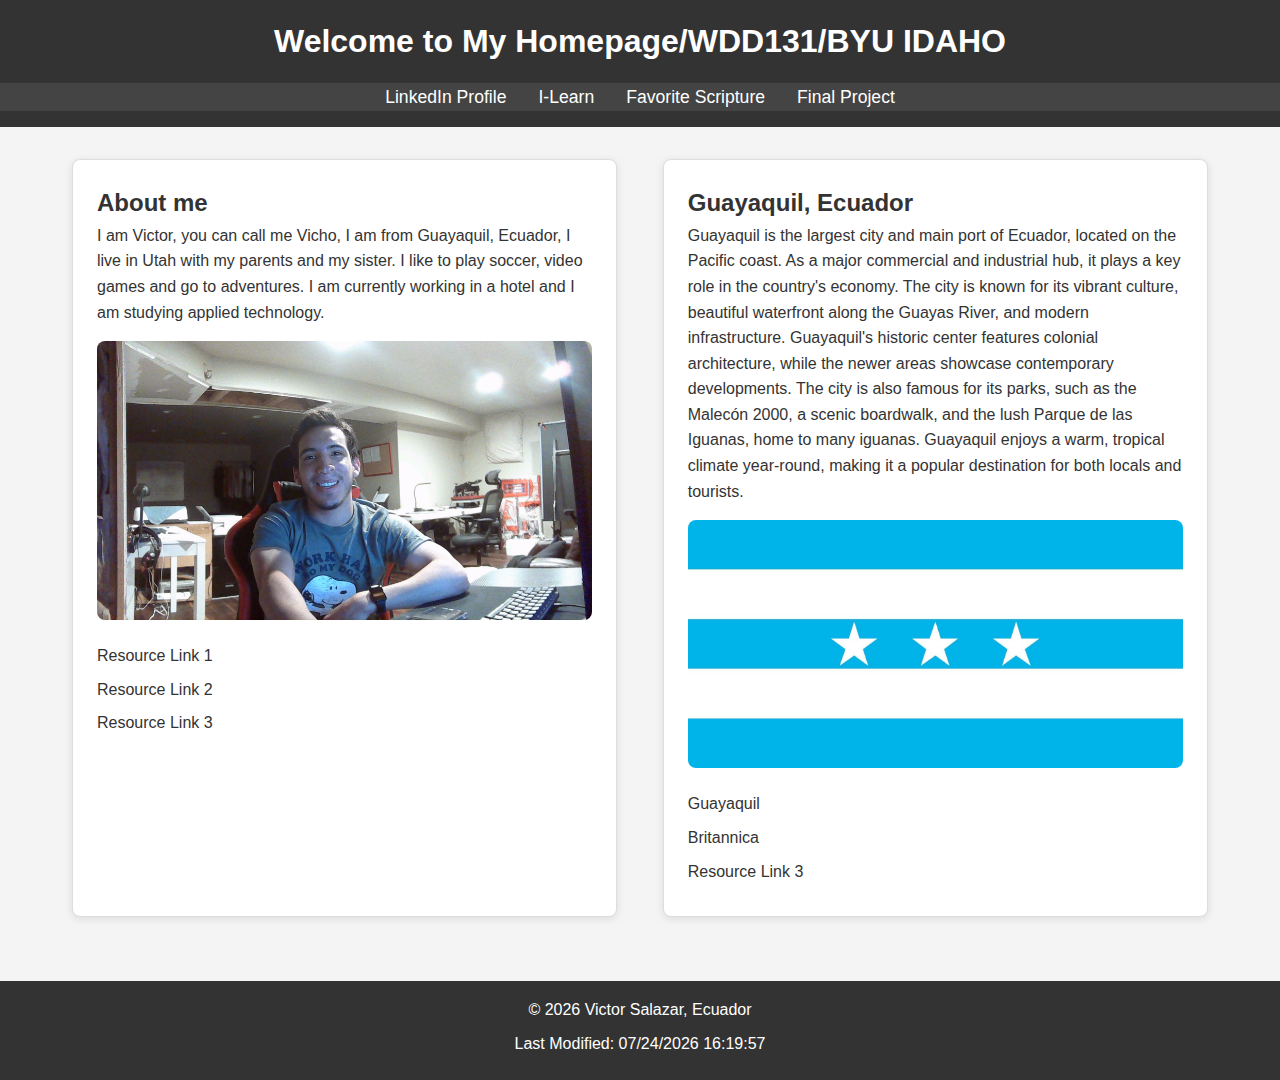
<file: index.html>
<!DOCTYPE html>
<html lang="en">
<head>
  <meta charset="UTF-8">
  <meta name="viewport" content="width=device-width, initial-scale=1.0">
  <meta name="description" content="WDD 131 - Dynamic Web Fundamentals - Victor Salazar - A homepage for the WDD 131 course with personal and academic information.">
  <meta name="author" content="Victor Salazar">
  <title>WDD 131 - Dynamic Web Fundamentals - Victor Salazar</title>
  
  <!-- Link to the CSS file -->
  <link rel="stylesheet" href="styles/base.css">

  <!-- Link to JavaScript file (with defer attribute) -->
  <script src="scripts/getdates.js" defer></script>
</head>

<body>
  <!-- Header section -->
  <header>
    <h1>Welcome to My Homepage/WDD131/BYU IDAHO</h1>
    <nav>
      <ul>
        <li><a href="https://www.linkedin.com" target="_blank">LinkedIn Profile</a></li>
        <li><a href="https://byui.instructure.com/" target="_blank">I-Learn</a></li>
        <li><a href="https://www.churchofjesuschrist.org/study/scriptures/bofm/1-ne/3?lang=eng" target="_blank">Favorite Scripture</a></li>
        <li><a href="#">Final Project</a></li>
      </ul>
    </nav>
  </header>

  <!-- Main content section -->
  <main>
    <section class="card">
      <h2>About me</h2>
      <p>I am Victor, you can call me Vicho, I am from Guayaquil, Ecuador, I live in Utah with my parents and my sister.
        I like to play soccer, video games and go to adventures. I am currently working in a hotel and I am 
        studying applied technology.
      </p>
      <img src="images/WIN_20230422_22_50_16_Pro.jpg" alt="Sample Image">
      <ul>
        <li><a href="#">Resource Link 1</a></li>
        <li><a href="#">Resource Link 2</a></li>
        <li><a href="#">Resource Link 3</a></li>
      </ul>
    </section>

    <section class="card">
      <h2>Guayaquil, Ecuador</h2>
      <p>Guayaquil is the largest city and main port of Ecuador, located on the Pacific coast. 
        As a major commercial and industrial hub, it plays a key role in the country's economy. 
        The city is known for its vibrant culture, beautiful waterfront along the Guayas River, 
        and modern infrastructure. Guayaquil's historic center features colonial architecture, 
        while the newer areas showcase contemporary developments. The city is also famous for its parks,
         such as the Malecón 2000, a scenic boardwalk, and the lush Parque de las Iguanas, home to many iguanas.
          Guayaquil enjoys a warm, tropical climate year-round, making it a popular destination for both locals and tourists.</p>
      <img src="images/61u6wCNzrUL._AC_SL1500_.jpg" alt="Sample Image">
      <ul>
        <li><a href="https://www.bing.com/images/search?q=bandera+de+guayaquil%3b&qpvt=bandera+de+guayaqui%3b&form=IGRE&first=1">Guayaquil</a></li>
        <li><a href="https://www.britannica.com/place/Guayaquil">Britannica</a></li>
        <li><a href="#">Resource Link 3</a></li>
      </ul>
    </section>
  </main>

  <!-- Footer section -->
  <footer>
    <p>&copy; <span id="2024"></span> Victor Salazar, Ecuador</p>
    <p id="lastModified"></p>
  </footer>
</body>
</html>
</file>
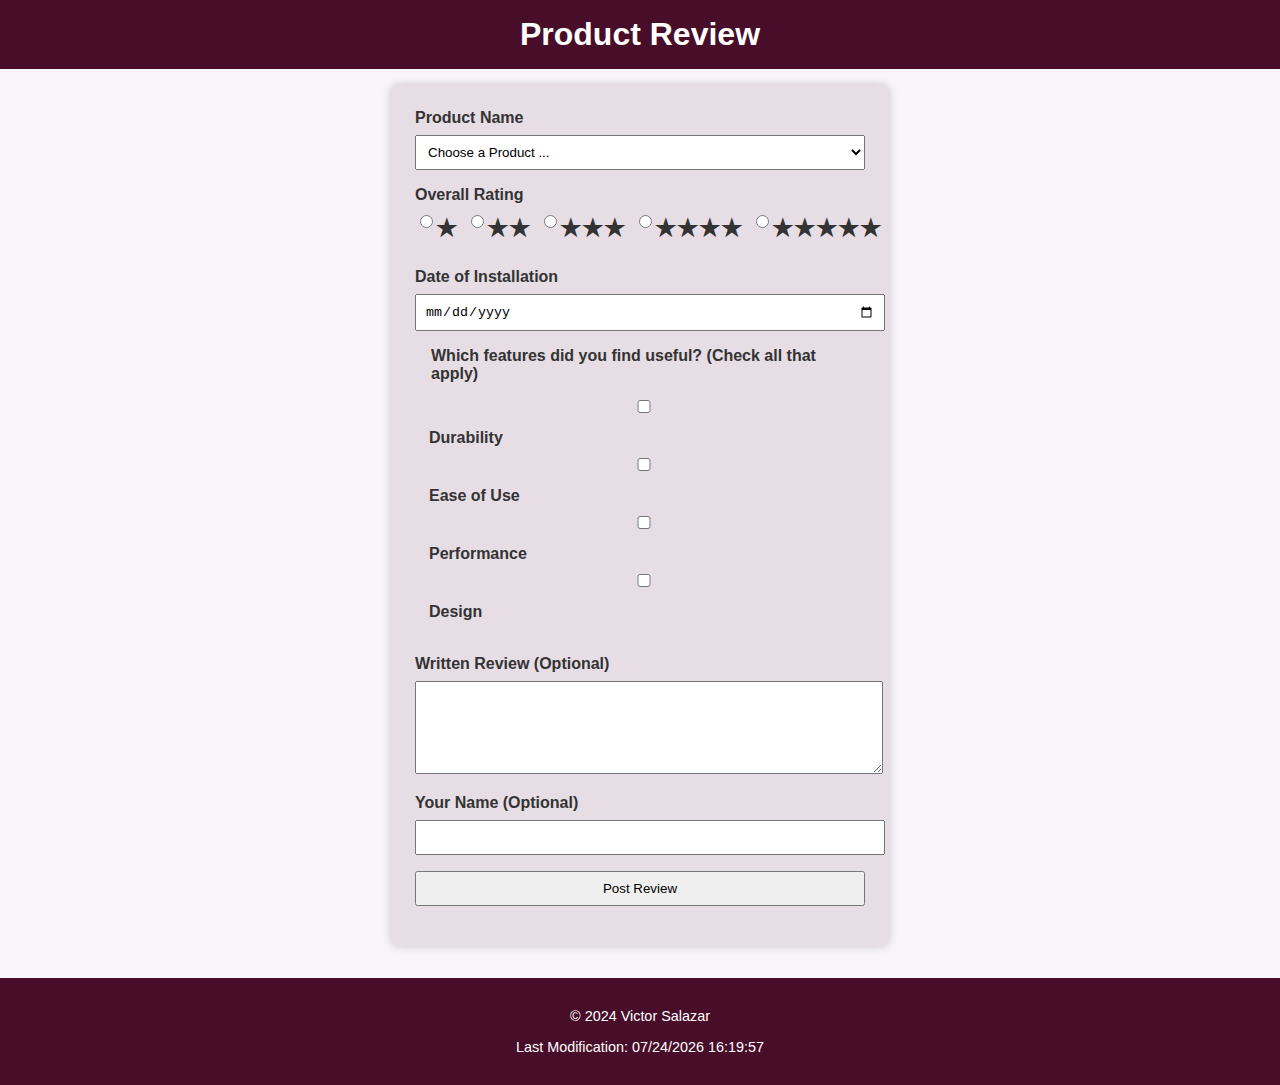
<file: form.html>
<!DOCTYPE html>
<html lang="en">
<head>
    <meta charset="UTF-8">
    <meta name="viewport" content="width=device-width, initial-scale=1.0">
    <meta name="description" content="WDD 131 - Dynamic Web Fundamentals - Victor Salazar - Review form">
    <meta name="author" content="Victor Salazar">
    <title>Product Review</title>
    <link rel="stylesheet" href="styles/review.css">
    <script src="scripts/form.js" defer></script>
    <link href="https://fonts.googleapis.com/css2?family=Roboto:wght@400;700&family=Open+Sans:wght@300;400;600&display=swap" rel="stylesheet">

</head>
<body>
    <header>
        <h1>Product Review</h1>
    </header>

    <main>
        <form method="get" action="review.html">
            <!-- Product Name Dropdown -->
            <label for="product">Product Name</label>
            <select id="product" name="product" required>
                <option value="" disabled selected>Choose a Product ...</option>
                <!-- Dynamically Populated Options -->
            </select>

            <!-- Overall Rating -->
            <label>Overall Rating</label>
            <div class="rating">
                <label><input type="radio" name="rating" value="1" required> ★</label>
                <label><input type="radio" name="rating" value="2"> ★★</label>
                <label><input type="radio" name="rating" value="3"> ★★★</label>
                <label><input type="radio" name="rating" value="4"> ★★★★</label>
                <label><input type="radio" name="rating" value="5"> ★★★★★</label>
            </div>

            <!-- Date of Installation -->
            <label for="date">Date of Installation</label>
            <input type="date" id="date" name="date" required>

            <!-- Useful Features -->
            <fieldset>
                <legend>Which features did you find useful? (Check all that apply)</legend>
                <label><input type="checkbox" name="features" value="Durability"> Durability</label>
                <label><input type="checkbox" name="features" value="Ease of Use"> Ease of Use</label>
                <label><input type="checkbox" name="features" value="Performance"> Performance</label>
                <label><input type="checkbox" name="features" value="Design"> Design</label>
            </fieldset>

            <!-- Written Review -->
            <label for="review">Written Review (Optional)</label>
            <textarea id="review" name="review" rows="5"></textarea>

            <!-- User Name -->
            <label for="username">Your Name (Optional)</label>
            <input type="text" id="username" name="username">

            <!-- Submit Button -->
            <input type="submit" value="Post Review">
        </form>
    </main>

    <footer>
        <p>&copy; 2024 Victor Salazar</p>
        <p>Last Modification: <span id="lastModified"></span></p>
    </footer>

    <script>
        document.getElementById("lastModified").textContent = document.lastModified;
    </script>
</body>
</html>
</file>
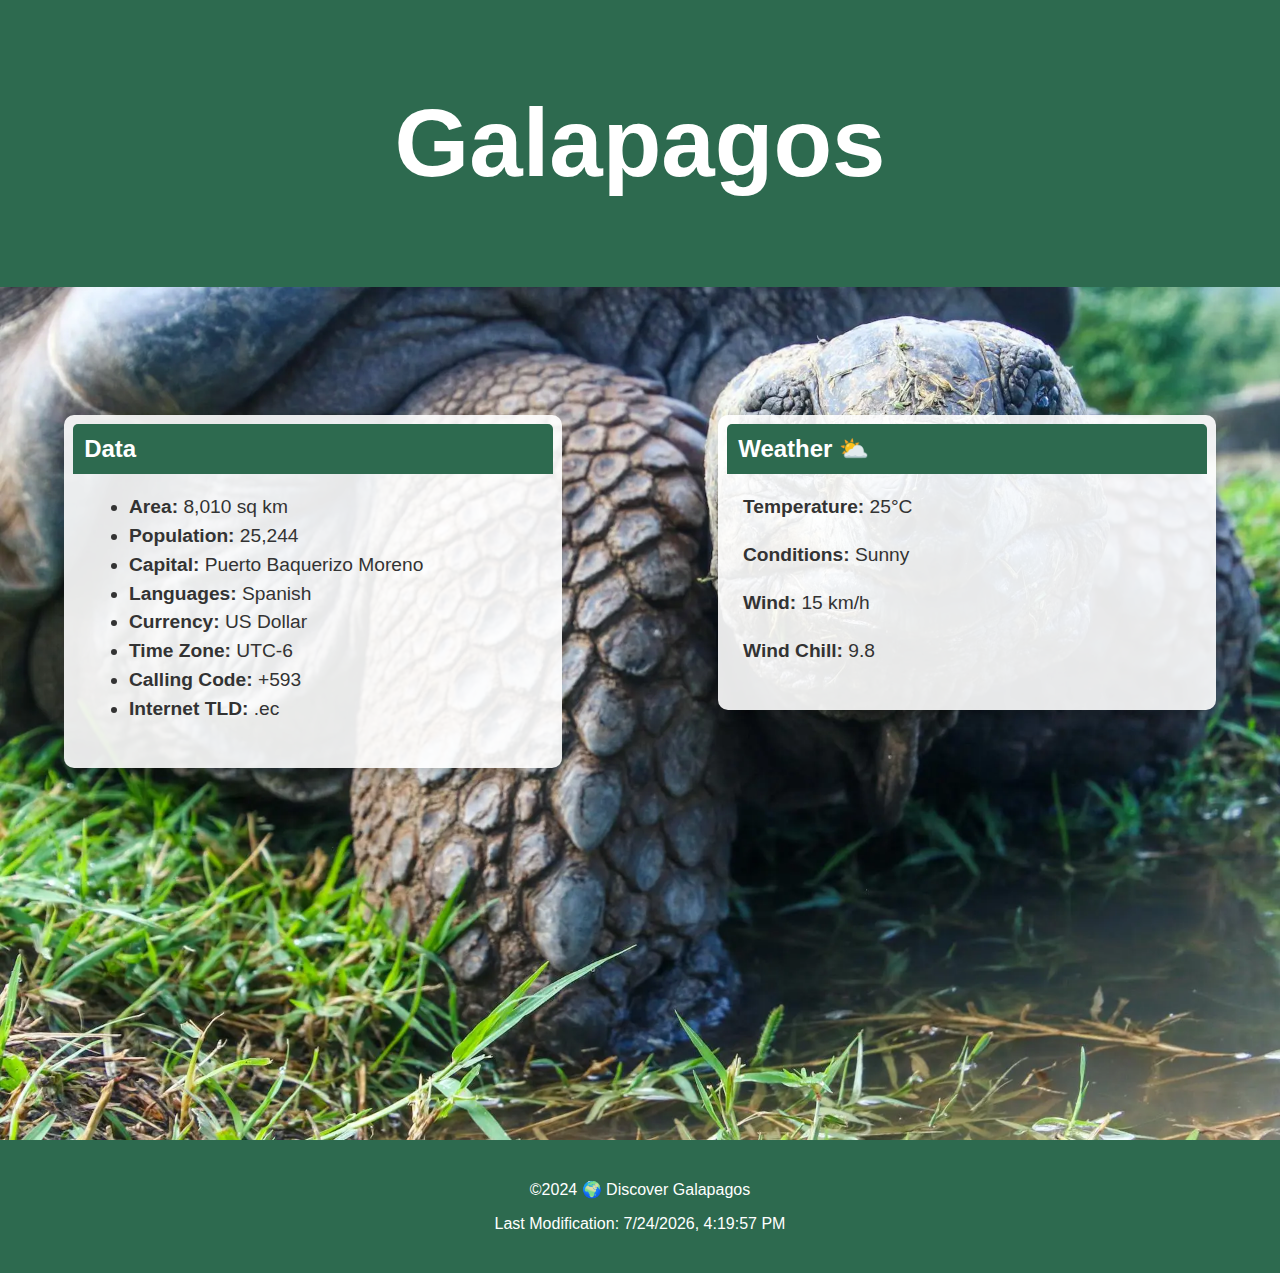
<file: places.html>
<!DOCTYPE html>
<html lang="en">
<head>
    <meta charset="UTF-8">
    <meta name="viewport" content="width=device-width, initial-scale=1.0">
    <title>Galapagos</title>
    <link rel="stylesheet" href="styles/places-mobile.css" media="(max-width: 768px)">
    <link rel="stylesheet" href="styles/placesstyle.css" media="(min-width: 769px)">
    <script src="scripts/weather.js" defer></script>
</head>
<body>
    <header>
        <h1>Galapagos</h1>
    </header>

    <section class="hero-section">
        <picture>
            <source srcset="images/turttle-small.webp" media="(max-width: 768px)">
            <source srcset="images/turttle-large.webp" media="(min-width: 769px)">
            <img src="images/turttle.jpg" alt="Wildlife in Galapagos" class="hero-image">
        </picture>

        <div class="data-box">
            <h2>Data</h2>
            <ul>
                <li><strong>Area:</strong> 8,010 sq km</li>
                <li><strong>Population:</strong> 25,244</li>
                <li><strong>Capital:</strong> Puerto Baquerizo Moreno</li>
                <li><strong>Languages:</strong> Spanish</li>
                <li><strong>Currency:</strong> US Dollar</li>
                <li><strong>Time Zone:</strong> UTC-6</li>
                <li><strong>Calling Code:</strong> +593</li>
                <li><strong>Internet TLD:</strong> .ec</li>
            </ul>
        </div>

        <div class="weather-box">
            <h2>Weather <span class="weather-icon">⛅</span></h2>
            <p><strong>Temperature:</strong> 25°C</p>
            <p><strong>Conditions:</strong> Sunny</p>
            <p><strong>Wind:</strong> 15 km/h</p>
            <p><strong>Wind Chill:</strong> <span id="wind-chill">Calculating...</span></p>
        </div>
    </section>

    <footer>
        <p>©2024 🌍 Discover Galapagos</p>
        <p>Last Modification: <span id="last-modified"></span></p>
    </footer>
</body>
</html>
</file>
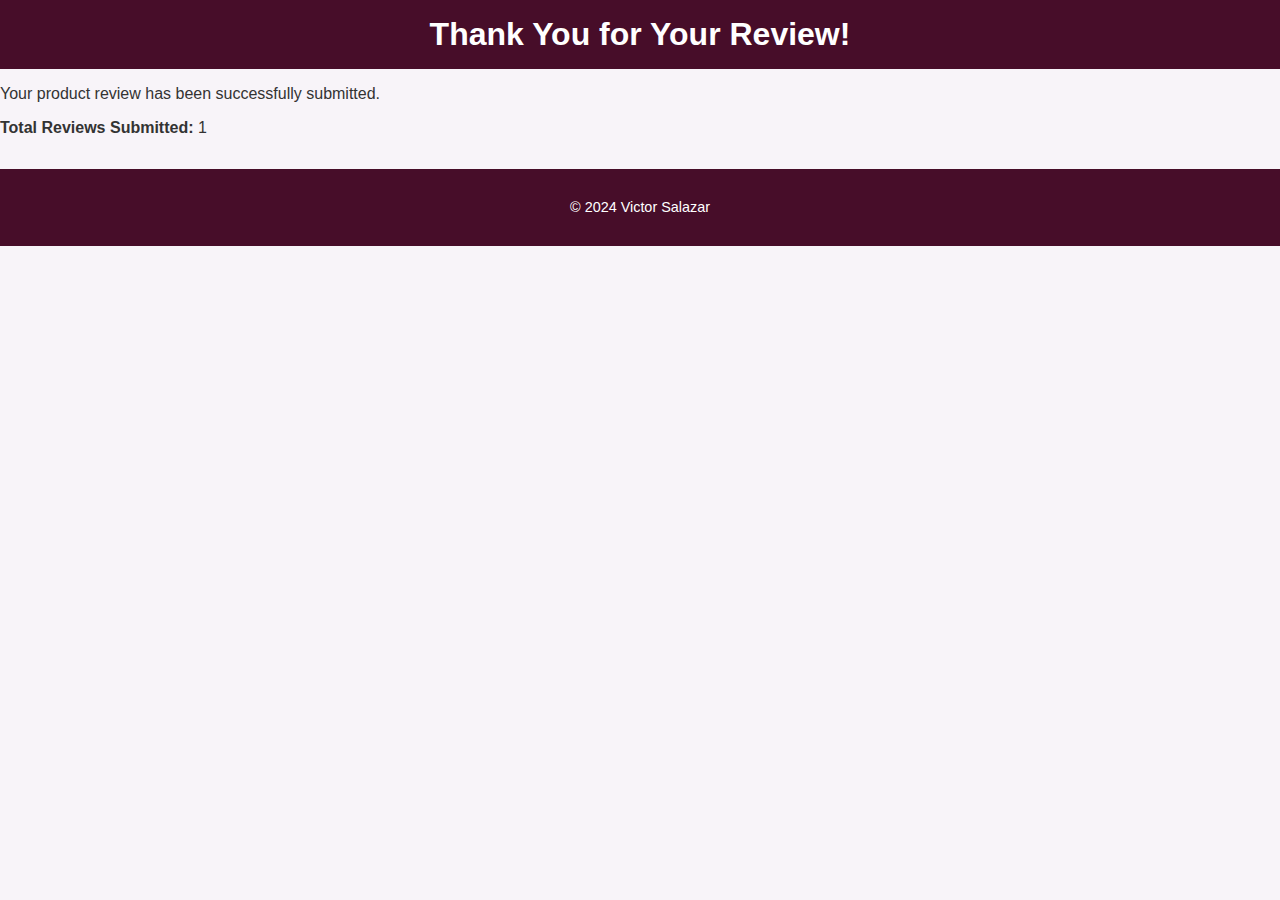
<file: review.html>
<!DOCTYPE html>
<html lang="en">
<head>
    <meta charset="UTF-8">
    <meta name="viewport" content="width=device-width, initial-scale=1.0">
    <title>Review Submitted</title>
    <link rel="stylesheet" href="styles/review.css">
    <link href="https://fonts.googleapis.com/css2?family=Roboto:wght@400;700&family=Open+Sans:wght@300;400;600&display=swap" rel="stylesheet">

</head>
<body>
    <header>
        <h1>Thank You for Your Review!</h1>
    </header>

    <main>
        <p>Your product review has been successfully submitted.</p>
        <p><strong>Total Reviews Submitted:</strong> <span id="reviewCount"></span></p>
    </main>

    <footer>
        <p>&copy; 2024 Victor Salazar</p>
    </footer>

    <script>
        // Update Review Counter
        let count = localStorage.getItem('reviewCount') || 0;
        count++;
        localStorage.setItem('reviewCount', count);
        document.getElementById('reviewCount').textContent = count;
    </script>
</body>
</html>
</file>
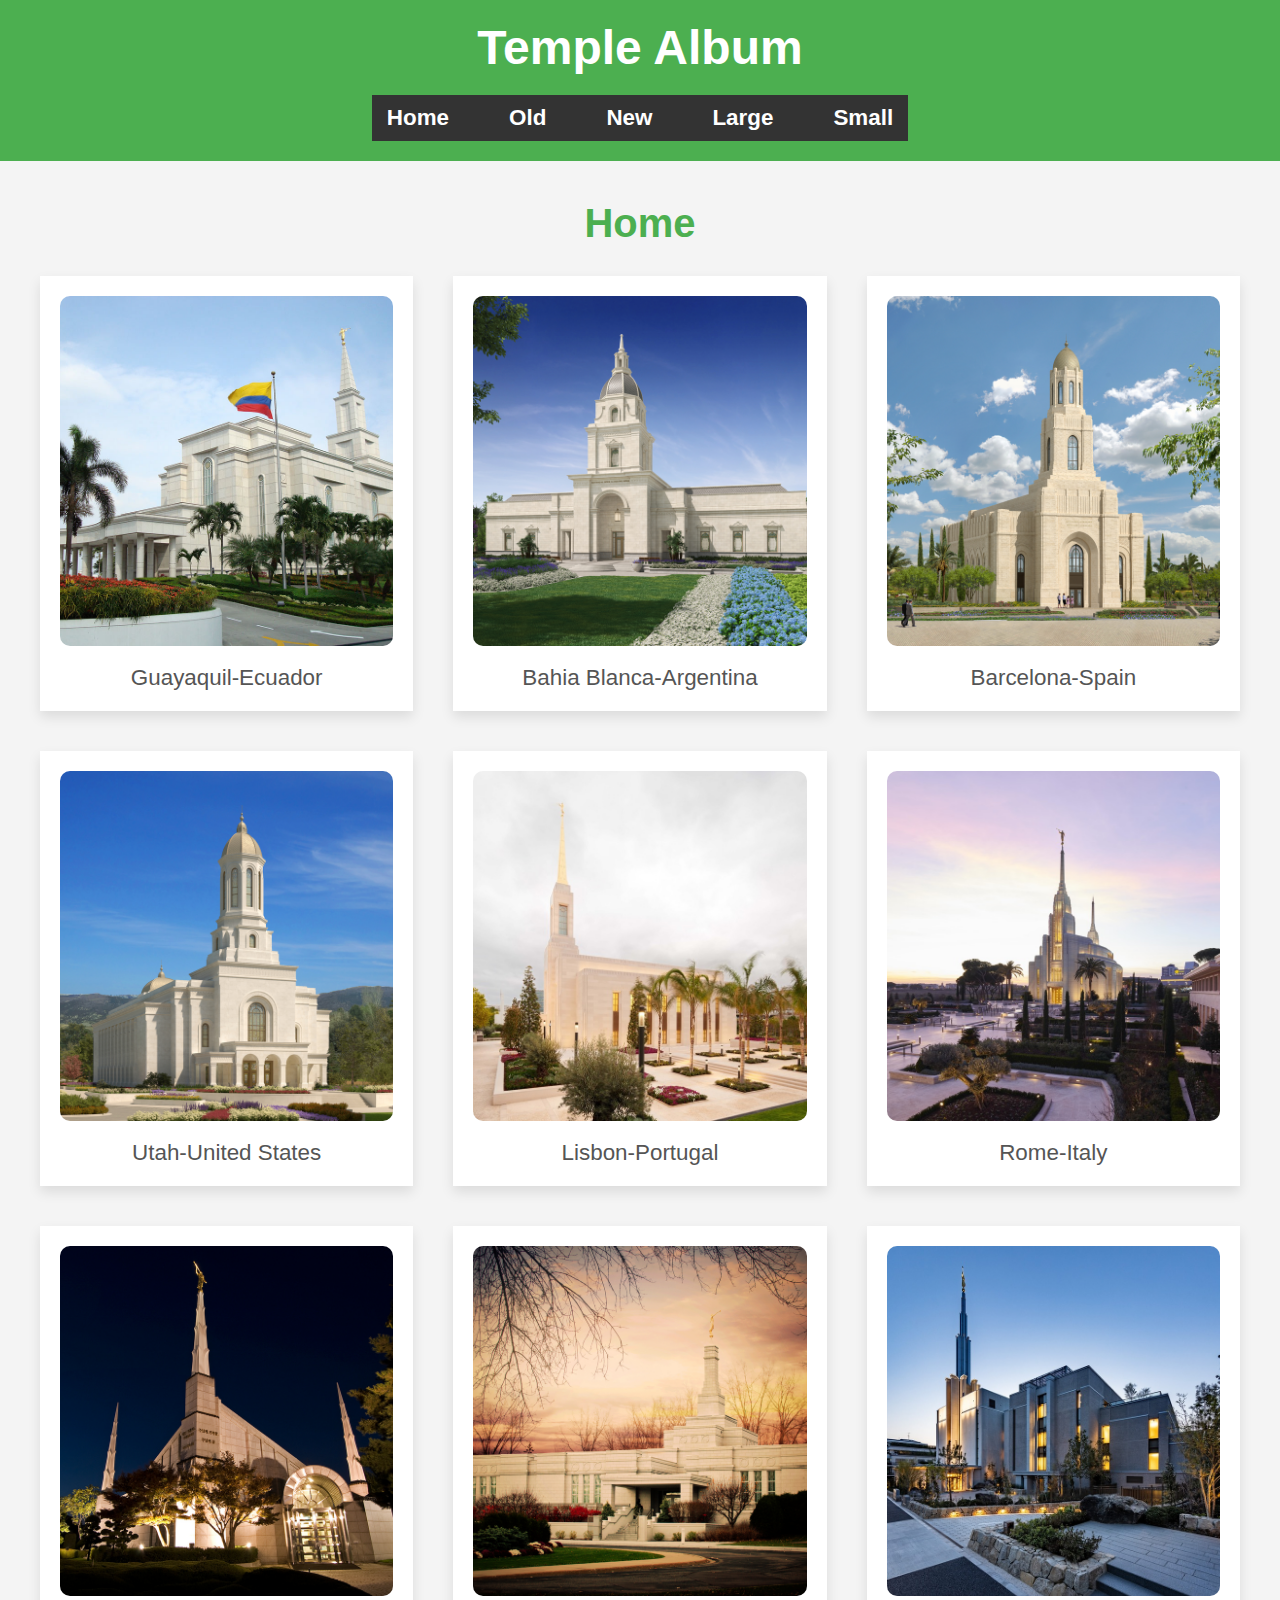
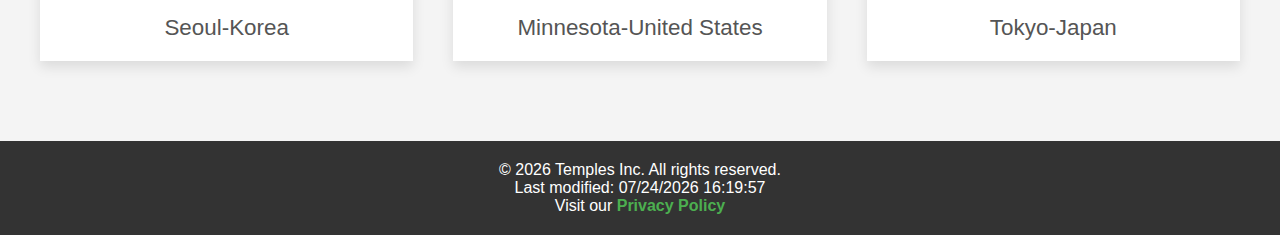
<file: temples.html>
<!DOCTYPE html>
<html lang="en">
<head>
    <meta charset="UTF-8">
    <meta name="Victor Salazar" content="width=device-width, initial-scale=1.0">
    <title>Temple Album</title>
    <link rel="stylesheet" href="styles/temples.css">  <!-- Mobile base styles -->
    <link rel="stylesheet" href="styles/temples-large.css">  <!-- Larger screen styles -->
    <script src="scripts/temples.js" defer></script> <!-- Include JavaScript file -->
</head>
<body>
    <!-- Header Section -->
    <header>
        <h1>Temple Album</h1>
        
        <!-- Hamburger button for mobile view -->
        <div class="hamburger-menu" id="hamburgerMenu">
            &#9776; <!-- Hamburger icon -->
        </div>
        
        <nav id="navMenu">
            <ul>
                <li><a href="#home">Home</a></li>
                <li><a href="#old">Old</a></li>
                <li><a href="#new">New</a></li>
                <li><a href="#large">Large</a></li>
                <li><a href="#small">Small</a></li>
            </ul>
        </nav>
    </header>

    <!-- Main Content Section -->

        
        <main>
            <h2>Home</h2> 
    
            <!-- Figure Elements (9 placeholder temples) -->
            <div class="temple-gallery">
                <figure>
                    <img src="images/058-Guayaquil-Ecuador-Temple.jpg" alt="Temple 1">
                    <figcaption>Guayaquil-Ecuador</figcaption>
                </figure>
                <figure>
                    <img src="images/bahia-blanca-argentina-temple-24944-main.jpg" alt="Temple 2">
                    <figcaption>Bahia Blanca-Argentina</figcaption>
                </figure>
                <figure>
                    <img src="images/barcelona-spain-temple-43015-main.jpg" alt="Temple 3">
                    <figcaption>Barcelona-Spain</figcaption>
                </figure>
                <figure>
                    <img src="images/ephraim-utah-temple-25337-main.jpg" alt="Temple 4">
                    <figcaption>Utah-United States</figcaption>
                </figure>
                <figure>
                    <img src="images/lisbon-portugal-temple-6315-main.jpg" alt="Temple 5">
                    <figcaption>Lisbon-Portugal</figcaption>
                </figure>
                <figure>
                    <img src="images/rome-italy-temple-2642-main.jpg" alt="Temple 6">
                    <figcaption>Rome-Italy</figcaption>
                </figure>
                <figure>
                    <img src="images/seoul-korea-temple-22305-main.jpg" alt="Temple 7">
                    <figcaption>Seoul-Korea</figcaption>
                </figure>
                <figure>
                    <img src="images/st.-paul-minnesota-temple-14544-main.jpg" alt="Temple 8">
                    <figcaption>Minnesota-United States</figcaption>
                </figure>
                <figure>
                    <img src="images/tokyo-japan-temple-26340-main.jpg" alt="Temple 9">
                    <figcaption>Tokyo-Japan</figcaption>
                </figure>
            </div>
        </main>
    

    <!-- Footer Section -->
    <footer>
        <p>&copy; <span id="year"></span> Temples Inc. All rights reserved.</p>
        <p>Last modified: <span id="lastModified"></span></p>
        <p>Visit our <a href="privacy-policy.html">Privacy Policy</a></p>
    </footer>
</body>
</html>
</file>
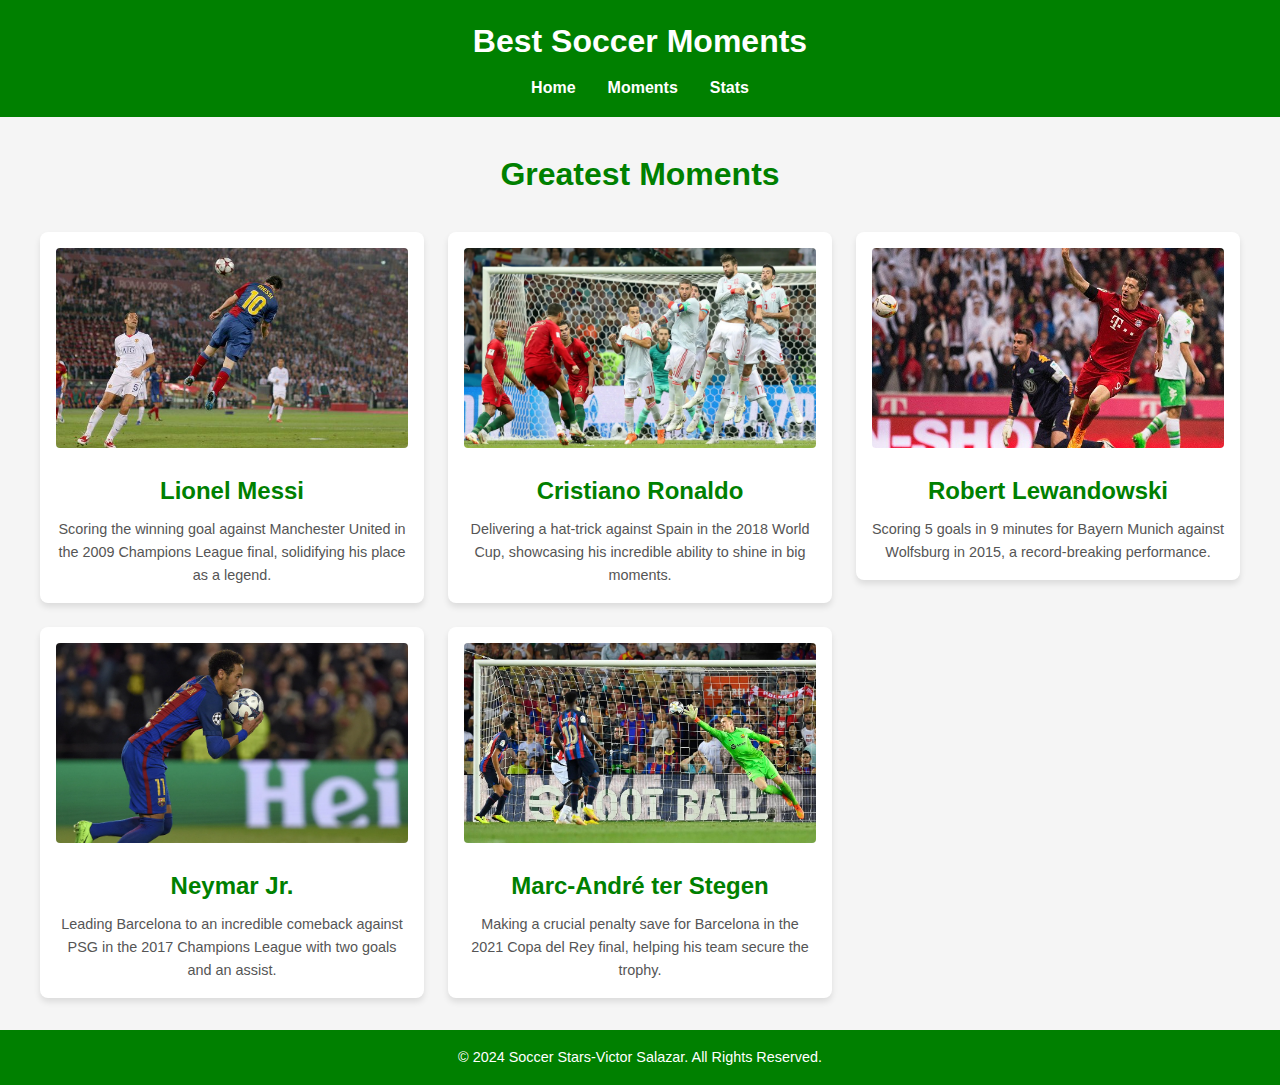
<file: project/moments.html>
<!DOCTYPE html>
<html lang="en">
<head>
    <meta charset="UTF-8">
    <meta name="viewport" content="width=device-width, initial-scale=1.0">
    <meta name="description" content="WDD 131 - Dynamic Web Fundamentals - Victor Salazar - Soccer Players">
    <meta name="author" content="Victor Salazar">
    <title>Soccer Stars Moments</title>
    <link rel="stylesheet" href="styles/mobile.css"media="screen and (max-width: 769px)">
    <link rel="stylesheet" href="styles/moments.css"media="screen and (min-width: 768px)">
    <script src="scripts/soccer-players.js" defer></script>
    <script src="scripts/moments.js" defer></script>
</head>
<body>
    <header>
        <h1>Best Soccer Moments</h1>
        <nav>
            <ul>
                <li><a href="soccer-players.html">Home</a></li>
                <li><a href="#moments-section">Moments</a></li>
                <li><a href="stats.html">Stats</a></li>
            </ul>
        </nav>
    </header>

    <main>
        <section id="moments-section">
            <h2>Greatest Moments</h2>
            <div class="moments-container">
                <div class="moment">
                    <img src="images/messimoment.jpg" alt="Lionel Messi">
                    <h3>Lionel Messi</h3>
                    <p>Scoring the winning goal against Manchester United in the 2009 Champions League final, solidifying his place as a legend.</p>
                </div>
                <div class="moment">
                    <img src="images/ronaldomoment.webp" alt="Cristiano Ronaldo">
                    <h3>Cristiano Ronaldo</h3>
                    <p>Delivering a hat-trick against Spain in the 2018 World Cup, showcasing his incredible ability to shine in big moments.</p>
                </div>
                <div class="moment">
                    <img src="images/robertmoment.jpg" alt="Robert Lewandowski">
                    <h3>Robert Lewandowski</h3>
                    <p>Scoring 5 goals in 9 minutes for Bayern Munich against Wolfsburg in 2015, a record-breaking performance.</p>
                </div>
                <div class="moment">
                    <img src="images/neymarmoment.webp" alt="Neymar Jr.">
                    <h3>Neymar Jr.</h3>
                    <p>Leading Barcelona to an incredible comeback against PSG in the 2017 Champions League with two goals and an assist.</p>
                </div>
                <div class="moment">
                    <img src="images/terstegenmoment.jpg" alt="Marc-André ter Stegen">
                    <h3>Marc-André ter Stegen</h3>
                    <p>Making a crucial penalty save for Barcelona in the 2021 Copa del Rey final, helping his team secure the trophy.</p>
                </div>
            </div>
        </section>
    </main>

    <footer>
        <p>&copy; 2024 Soccer Stars-Victor Salazar. All Rights Reserved.</p>
    </footer>
</body>
</html>
</file>
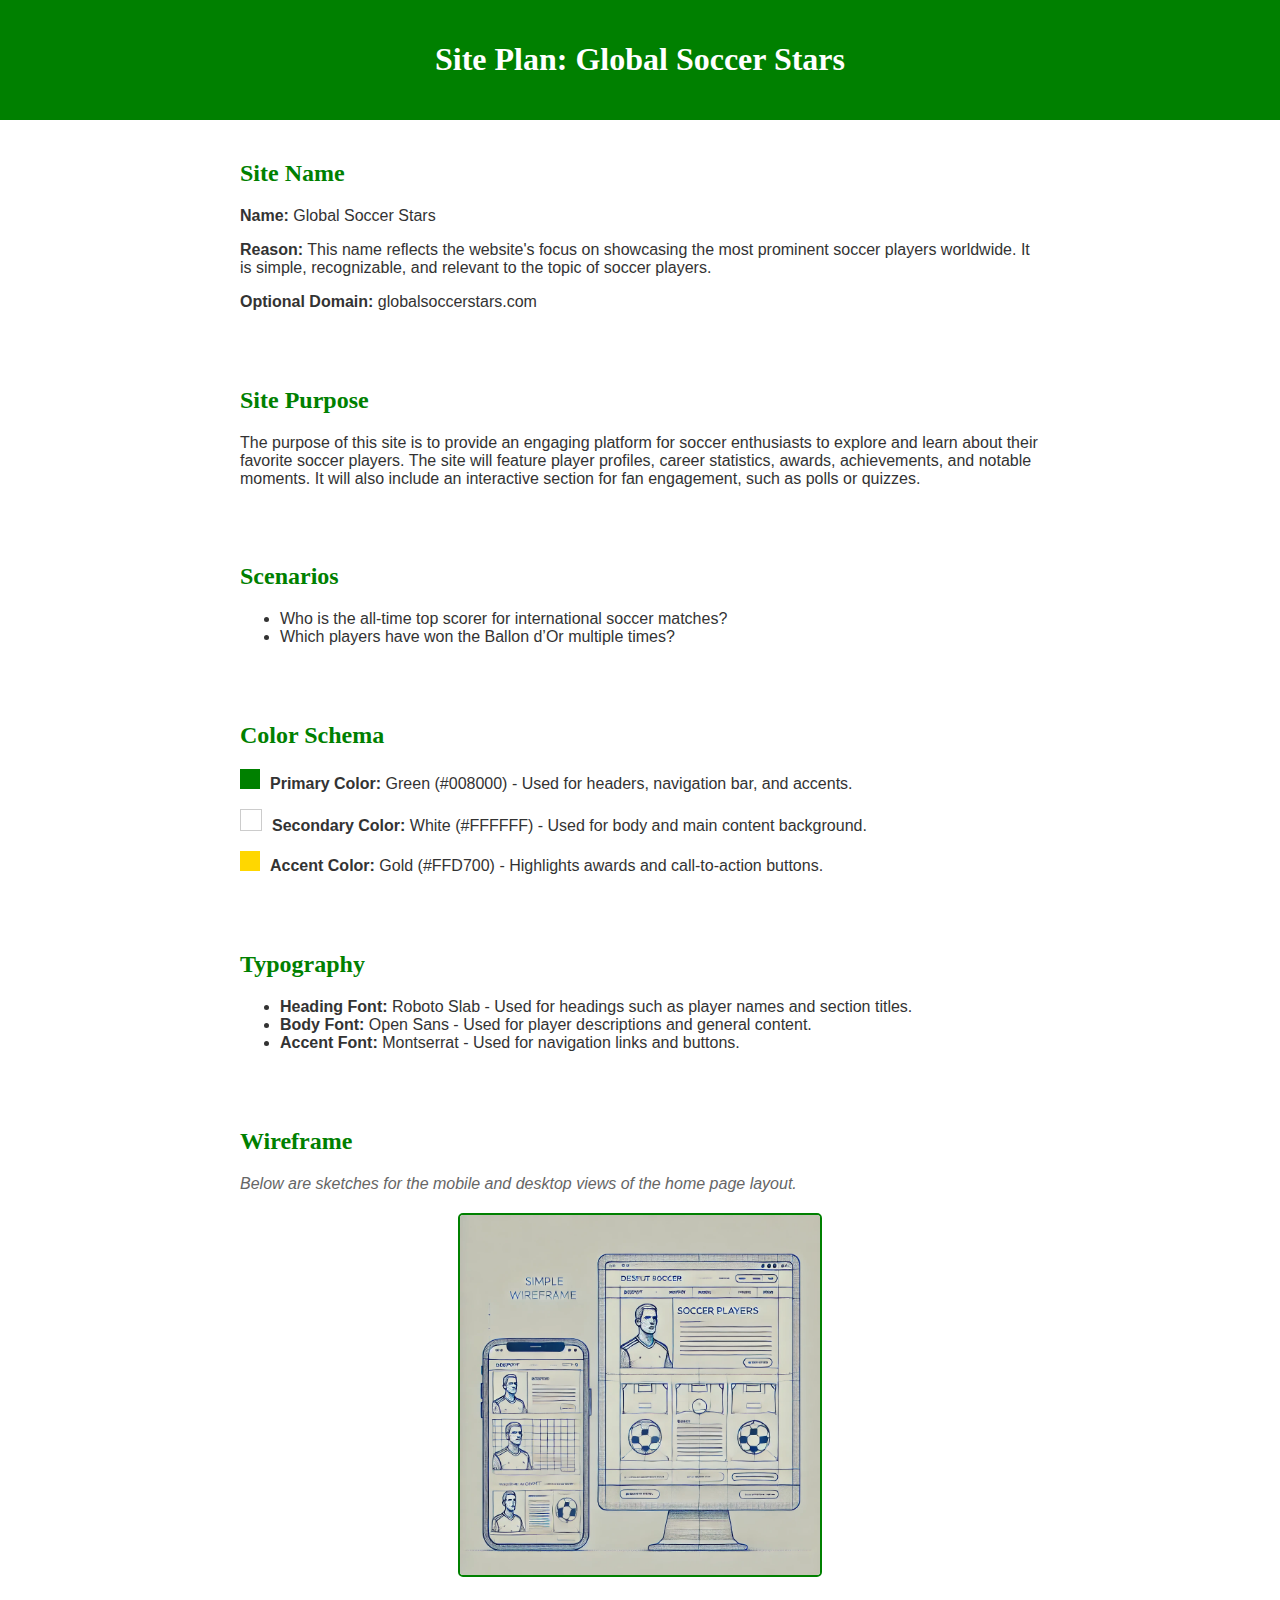
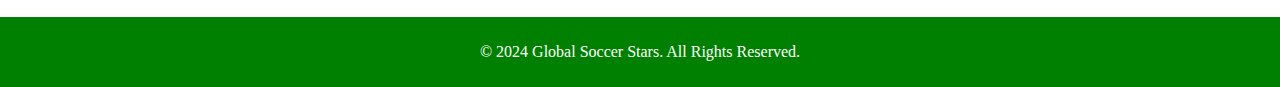
<file: project/siteplan.html>
<!DOCTYPE html>
<html lang="en">
<head>
    <meta charset="UTF-8">
    <meta name="viewport" content="width=device-width, initial-scale=1.0">
    <title>Site Plan - Global Soccer Stars</title>
    <link rel="stylesheet" href="styles/siteplan.css">
    
</head>
<body>

<header>
    <h1>Site Plan: Global Soccer Stars</h1>
</header>

<section>
    <h2>Site Name</h2>
    <p><strong>Name:</strong> Global Soccer Stars</p>
    <p><strong>Reason:</strong> This name reflects the website's focus on showcasing the most prominent soccer players worldwide. It is simple, recognizable, and relevant to the topic of soccer players.</p>
    <p><strong>Optional Domain:</strong> globalsoccerstars.com</p>
</section>

<section>
    <h2>Site Purpose</h2>
    <p>The purpose of this site is to provide an engaging platform for soccer enthusiasts to explore and learn about their favorite soccer players. The site will feature player profiles, career statistics, awards, achievements, and notable moments. It will also include an interactive section for fan engagement, such as polls or quizzes.</p>
</section>

<section>
    <h2>Scenarios</h2>
    <ul>
        <li>Who is the all-time top scorer for international soccer matches?</li>
        <li>Which players have won the Ballon d’Or multiple times?</li>
    </ul>
</section>

<section>
    <h2>Color Schema</h2>
    <p><span class="color-sample" style="background-color: #008000;"></span><strong>Primary Color:</strong> Green (#008000) - Used for headers, navigation bar, and accents.</p>
    <p><span class="color-sample" style="background-color: #FFFFFF; border: 1px solid #ccc;"></span><strong>Secondary Color:</strong> White (#FFFFFF) - Used for body and main content background.</p>
    <p><span class="color-sample" style="background-color: #FFD700;"></span><strong>Accent Color:</strong> Gold (#FFD700) - Highlights awards and call-to-action buttons.</p>
</section>

<section>
    <h2>Typography</h2>
    <ul>
        <li><strong>Heading Font:</strong> Roboto Slab - Used for headings such as player names and section titles.</li>
        <li><strong>Body Font:</strong> Open Sans - Used for player descriptions and general content.</li>
        <li><strong>Accent Font:</strong> Montserrat - Used for navigation links and buttons.</li>
    </ul>
</section>

<section>
    <h2>Wireframe</h2>
    <p class="note">Below are sketches for the mobile and desktop views of the home page layout.</p>
    <div class="wireframe">
        <img src="images/wireframe.webp" alt="Wireframe">
        
    </div>
</section>

<footer>
    <p>&copy; 2024 Global Soccer Stars. All Rights Reserved.</p>
</footer>

</body>
</html>
</file>
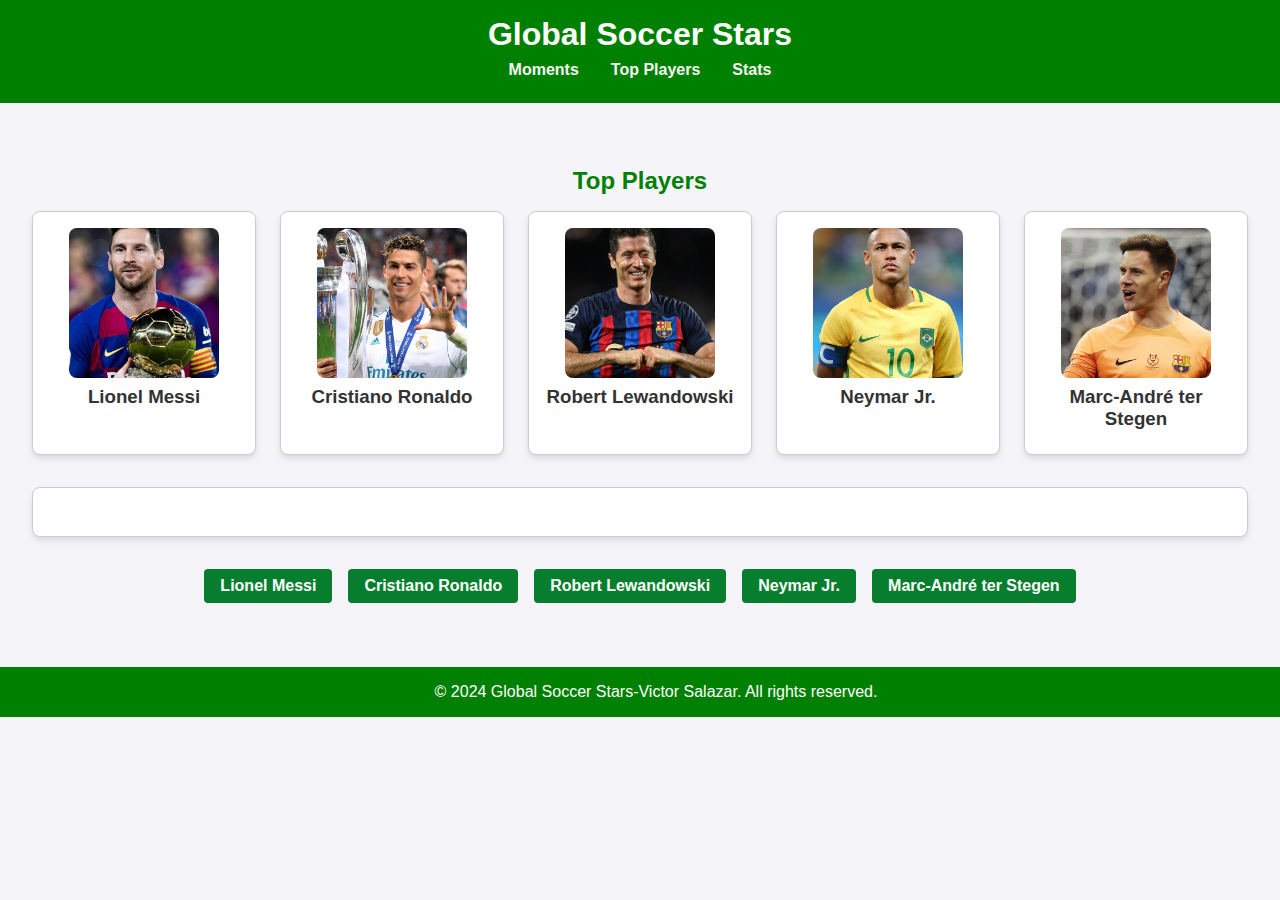
<file: project/soccer-players.html>
<!DOCTYPE html>
<html lang="en">
<head>
    <meta charset="UTF-8">
    <meta name="viewport" content="width=device-width, initial-scale=1.0">
    <meta name="description" content="WDD 131 - Dynamic Web Fundamentals - Victor Salazar - Soccer Players">
    <meta name="author" content="Victor Salazar">
    <title>Global Soccer Stars</title>
    <link rel="stylesheet" href="styles/mobile.css"media="screen and (max-width: 769px)">
    <link rel="stylesheet" href="styles/soccer-players.css"media="screen and (min-width: 768px)">
    <script src="scripts/soccer-players.js" defer></script>
</head>
<body>
    <header>
        <h1>Global Soccer Stars</h1>
        <nav>
            <ul>
                <li><a href="moments.html">Moments</a></li>
                <li><a href="#top-players">Top Players</a></li>
                <li><a href="stats.html">Stats</a></li>
            </ul>
        </nav>
    </header>

    <main>

        <section id="top-players">
            <h2>Top Players</h2>
            <div class="players-grid">
                <div class="player">
                    <img src="images/messihome.jpg" alt="Lionel Messi">
                    <h3>Lionel Messi</h3>
                  
                </div>
                <div class="player">
                    <img src="images/Cristianohome.jpg" alt="Cristiano Ronaldo">
                    <h3>Cristiano Ronaldo</h3>
                </div>
                <div class="player">
                    <img src="images/roberthome.jpg" alt="Robert Lewandowski">
                    <h3>Robert Lewandowski</h3>
                   
                </div>
                <div class="player">
                    <img src="images/neymarhome.webp" alt="Neymar Jr.">
                    <h3>Neymar Jr.</h3>
                  
                </div>
                <div class="player">
                    <img src="images/terstegenhome.jpg" alt="Marc-André ter Stegen">
                    <h3>Marc-André ter Stegen</h3>
                  
                </div>
            </div>
    
                <div id="player-info"></div>
                <div class="buttons">
                  <button class="player-toggle">Lionel Messi</button>
                  <button class="player-toggle">Cristiano Ronaldo</button>
                  <button class="player-toggle">Robert Lewandowski</button>
                  <button class="player-toggle">Neymar Jr.</button>
                  <button class="player-toggle">Marc-André ter Stegen</button>
                </div>
              
              
        </section>
       
    </main>

    <footer>
        <p>&copy; 2024 Global Soccer Stars-Victor Salazar. All rights reserved.</p>
    </footer>
</body>

</html>
</file>
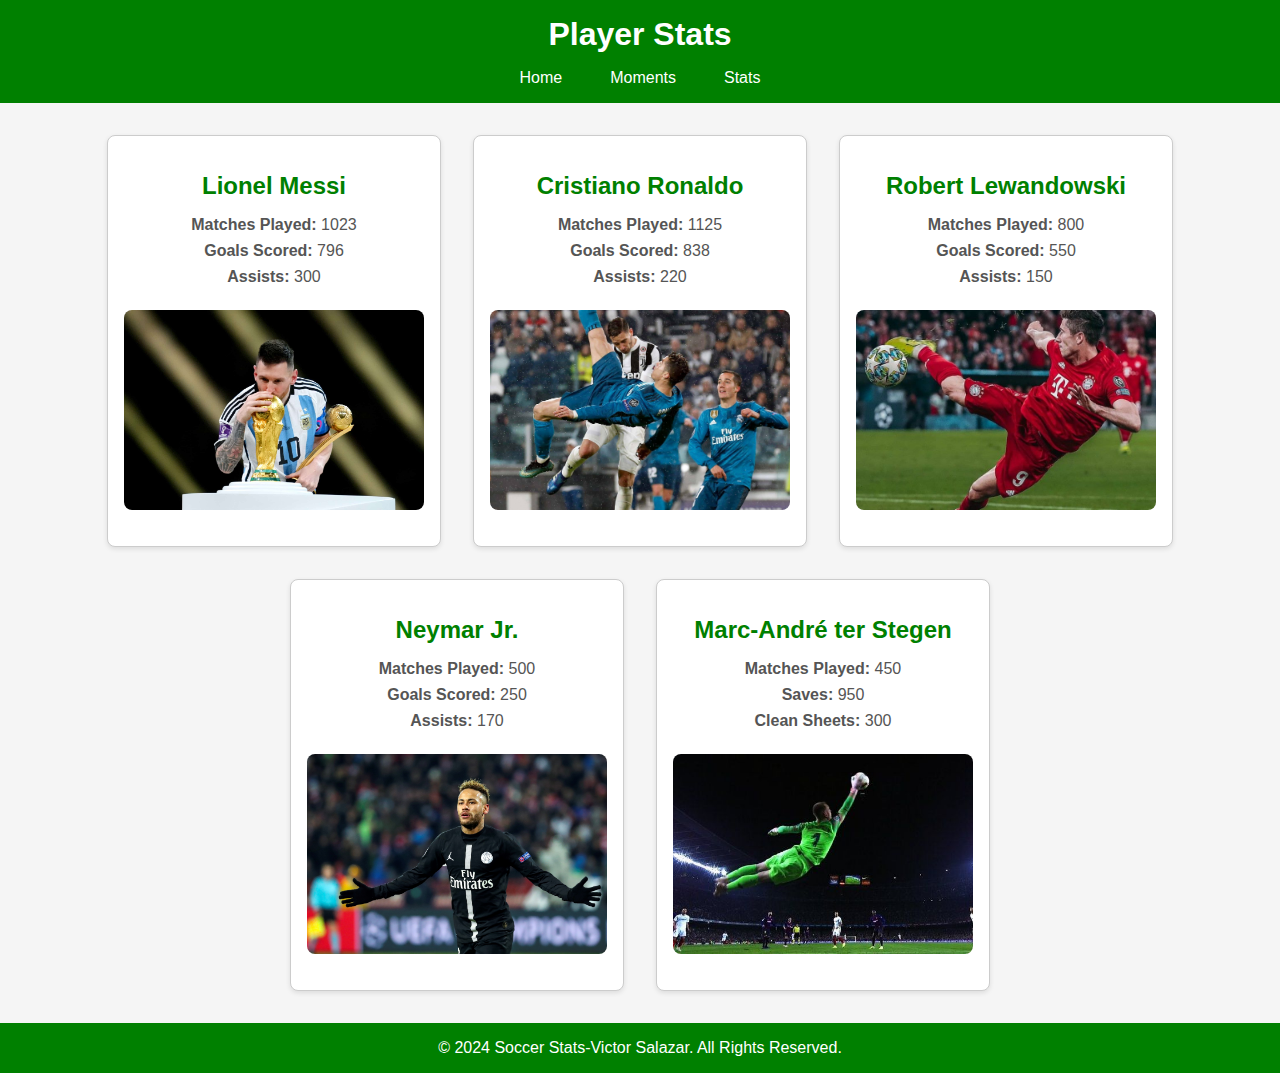
<file: project/stats.html>
<!DOCTYPE html>
<html lang="en">
<head>
    <meta charset="UTF-8">
    <meta name="viewport" content="width=device-width, initial-scale=1.0">
    <meta name="description" content="WDD 131 - Dynamic Web Fundamentals - Victor Salazar - Soccer Players">
    <meta name="author" content="Victor Salazar">
    <title>Player Stats</title>
    <link rel="stylesheet" href="styles/mobile.css"media="screen and (max-width: 769px)">
    <link rel="stylesheet" href="styles/stats.css"media="screen and (min-width: 768px)">
    <script src="scripts/stats.js" defer></script>
</head>
<body>
    <header>
        <h1>Player Stats</h1>
        <nav>
            <ul>
                <li><a href="soccer-players.html">Home</a></li>
                <li><a href="moments.html">Moments</a></li>
                <li><a href="stats.html">Stats</a></li>
            </ul>
        </nav>
    </header>
    <main>
        <section class="player-stats" id="messi">
            <h2>Lionel Messi</h2>
            <ul>
                <li><strong>Matches Played:</strong> 1023</li>
                <li><strong>Goals Scored:</strong> 796</li>
                <li><strong>Assists:</strong> 300</li>
                
            </ul>
            <img src="images/messistats.jpg" alt="Lionel Messi">
        </section>
        <section class="player-stats" id="ronaldo">
            <h2>Cristiano Ronaldo</h2>
            <ul>
                <li><strong>Matches Played:</strong> 1125</li>
                <li><strong>Goals Scored:</strong> 838</li>
                <li><strong>Assists:</strong> 220</li>
               
            </ul>
            <img src="images/ronaldostats.jpg" alt="Cristiano Ronaldo">
        </section>
        <section class="player-stats" id="lewandowski">
            <h2>Robert Lewandowski</h2>
            <ul>
                <li><strong>Matches Played:</strong> 800</li>
                <li><strong>Goals Scored:</strong> 550</li>
                <li><strong>Assists:</strong> 150</li>
                
            </ul>
            <img src="images/robertstats.jpg" alt="Robert Lewandowski">
        </section>
        <section class="player-stats" id="neymar">
            <h2>Neymar Jr.</h2>
            <ul>
                <li><strong>Matches Played:</strong> 500</li>
                <li><strong>Goals Scored:</strong> 250</li>
                <li><strong>Assists:</strong> 170</li>
               
            </ul>
            <img src="images/neymarstats2.jpg" alt="Neymar Jr.">
        </section>
        <section class="player-stats" id="terstegen">
            <h2>Marc-André ter Stegen</h2>
            <ul>
                <li><strong>Matches Played:</strong> 450</li>
                <li><strong>Saves:</strong> 950</li>
                <li><strong>Clean Sheets:</strong> 300</li>
               
            </ul>
            <img src="images/terstegenstats.jpg" alt="Marc-André ter Stegen">
        </section>
    </main>
    <footer>
        <p>&copy; 2024 Soccer Stats-Victor Salazar. All Rights Reserved.</p>
    </footer>
</body>
</html>
</file>
<file: styles/base.css>
* {
    margin: 0;
    padding: 0;
    box-sizing: border-box;
  }
  

  body {
    font-family: 'Arial', sans-serif;
    line-height: 1.6;
    background-color: #f4f4f4;
    color: #333;
    margin: 0;
    padding: 0;
  }
  

  header {
    background-color: #333;
    color: #fff;
    padding: 1rem 0;
    text-align: center;
  }
  

  header h1 {
    margin-bottom: 1rem;
  }
  

  nav {
    display: flex;
    justify-content: center;
    align-items: center;
    background-color: #444;
  }
  
  nav ul {
    display: flex;
    list-style: none;
  }
  
  nav ul li {
    margin: 0 1rem;
  }
  
  nav ul li a {
    color: #fff;
    text-decoration: none;
    font-size: 1.1rem;
    transition: color 0.3s ease;
  }
  
  nav ul li a:hover {
    color: #ff9900;  
  }
  
  
  main {
    padding: 2rem;
    max-width: 1200px;
    margin: 0 auto;
    display: flex;
    flex-wrap: wrap;
    justify-content: space-between;
  }
  
 
  .card {
    background-color: #fff;
    border: 1px solid #ddd;
    border-radius: 8px;
    padding: 1.5rem;
    margin-bottom: 2rem;
    width: 48%; 
    box-shadow: 0 2px 8px rgba(0, 0, 0, 0.1);
  }
  
  .card img {
    width: 100%;
    height: auto;
    border-radius: 8px;
    margin: 1rem 0;
  }
  
  .card ul {
    list-style: none;
  }
  
  .card ul li {
    margin-bottom: 0.5rem;
  }
  
  .card ul li a {
    color: #333;
    text-decoration: none;
  }
  
  .card ul li a:hover {
    color: #ff9900;
  }
  
  
  footer {
    background-color: #333;
    color: #fff;
    text-align: center;
    padding: 1rem;
  }
  
  footer p {
    margin-bottom: 0.5rem;
  }
  
  
  @media (max-width: 768px) {
    .card {
      width: 100%;  
    }
    nav ul {
      flex-direction: column;
      align-items: center;
    }
    nav ul li {
      margin: 1rem 0;
    }
  }
</file>
<file: styles/review.css>
body {
    font-family: Arial, sans-serif;
    margin: 0;
    padding: 0;
    background-color: #f8f4f9;
    color: #333;
}

header, footer {
    text-align: center;
    background-color: #470D29;
    color: white;
    padding: 1rem;
}

h1 {
    margin: 0;
}

form {
    background-color: #e7dde5;
    padding: 1.5rem;
    margin: 1rem auto;
    max-width: 450px;
    border-radius: 8px;
    box-shadow: 0 0 10px rgba(0, 0, 0, 0.2);
}

label, legend {
    display: block;
    margin-bottom: 0.5rem;
    font-weight: bold;
}

input, select, textarea {
    width: 100%;
    margin-bottom: 1rem;
    padding: 0.5rem;
}

.rating {
    display: flex; /* Use Flexbox to align items side by side */
    gap: 0.5rem; /* Add space between the stars */
    margin-bottom: 1rem; /* Space between the stars and the next form field */
}

.rating label {
    display: inline-flex; /* Ensures the stars remain clickable and inline */
    align-items: center;
    font-size: 1.5rem; /* Adjust star size */
    cursor: pointer;
}


fieldset {
    margin-bottom: 1rem;
    border: none;
}

footer {
    margin-top: 2rem;
    font-size: 0.9rem;
}
</file>
<file: styles/places-mobile.css>
/* Global Variables */
:root {
    --primary-bg: #fef6e4;
    --primary-color: #3f88c5;
    --secondary-bg: #f8ede3;
    --secondary-color: #ff6700;
    --text-color: #212529;
}

/* General Styles */
body {
    font-family: 'Roboto', sans-serif;
    margin: 0;
    padding: 0;
    background-color: var(--primary-bg);
    color: var(--text-color);
}

header {
    background-color: var(--primary-color);
    color: white;
    text-align: center;
    padding: 1.5rem 0;
    font-size: 2.5rem;
}

.hero-image {
    width: 100%;
    height: auto;
    border-bottom: 5px solid var(--primary-color);
}

.data-box, .weather-box {
    margin: 1rem auto;
    padding: 1.5rem;
    border-radius: 10px;
    background: var(--secondary-bg);
    width: 90%;
    box-shadow: 0 6px 10px rgba(0, 0, 0, 0.1);
}

.data-box h2, .weather-box h2 {
    background-color: var(--primary-color);
    color: white;
    padding: 0.7rem;
    border-radius: 5px;
    margin-bottom: 1rem;
}

footer {
    background-color: var(--primary-color);
    color: white;
    text-align: center;
    padding: 1.5rem;
    font-size: 0.9rem;
}
</file>
<file: styles/placesstyle.css>
/* General Styles */
body {
    font-family: Arial, sans-serif;
    margin: 0;
    padding: 0;
    background-color: #f4f4f4;
    color: #333;
}

header {
    background-color: #2d6a4f;
    color: white;
    text-align: center;
    padding: 1.5rem 0;
    font-size: 3rem;
}

.hero-section {
    position: relative;
}

.hero-image {
    width: 100%; /* Original size restored */
    height: auto;
    margin: 0 auto;
    display: block;
}

/* Data and Weather Boxes */
.data-box, .weather-box {
    position: absolute;
    background: rgba(255, 255, 255, 0.9);
    padding: 25px; /* Larger padding for desktop */
    width: 35%; /* Increased box size */
    border-radius: 10px;
    box-shadow: 0 6px 12px rgba(0, 0, 0, 0.2);
}

.data-box {
    top: 15%;
    left: 5%;
}

.weather-box {
    top: 15%;
    right: 5%;
}

.data-box h2, .weather-box h2 {
    background-color: #2d6a4f;
    color: white;
    padding: 0.7rem;
    margin: -1rem -1rem 1rem -1rem;
    border-radius: 5px 5px 0 0;
}

.data-box ul, .weather-box p {
    font-size: 1.2rem; /* Slightly larger text size for desktop */
    line-height: 1.5;
}

footer {
    background-color: #2d6a4f;
    color: white;
    text-align: center;
    padding: 1.5rem;
    font-size: 1rem;
}
</file>
<file: project/styles/mobile.css>
/* General Mobile Styles */
body {
    margin: 0;
    font-family: Arial, sans-serif;
    line-height: 1.6;
    background-color: #f4f4f4;
}

header {
    background-color: #008000;
    color: white;
    text-align: center;
    padding: 10px 0;
}

header h1 {
    font-size: 1.5rem;
    margin: 0;
}

nav ul {
    display: flex;
    justify-content: center;
    padding: 0;
    margin: 0;
    list-style: none;
    background-color: #005700;
}

nav ul li {
    margin: 0 5px;
}

nav ul li a {
    color: white;
    text-decoration: none;
    padding: 10px 15px;
    display: block;
    font-size: 0.9rem;
}

nav ul li a:hover {
    background-color: #004500;
    border-radius: 5px;
}

main {
    padding: 10px;
}

/* Moments Page */
.moments-container {
    display: flex;
    flex-direction: column;
    gap: 10px;
}

.moment {
    background: white;
    border-radius: 5px;
    box-shadow: 0 2px 4px rgba(0, 0, 0, 0.1);
    padding: 10px;
    text-align: center;
}

.moment img {
    max-width: 100%;
    height: auto;
    border-radius: 5px;
}

.moment h3 {
    margin: 10px 0 5px;
}

.moment p {
    font-size: 0.9rem;
    color: #333;
}

/* Stats Page */
.player-stats {
    background: white;
    border-radius: 5px;
    box-shadow: 0 2px 4px rgba(0, 0, 0, 0.1);
    margin: 10px 0;
    padding: 10px;
    text-align: center;
}

.player-stats img {
    max-width: 100%;
    height: auto;
    border-radius: 5px;
    margin-bottom: 10px;
}

.player-stats h2 {
    margin: 0 0 10px;
    font-size: 1.2rem;
}

.player-stats ul {
    padding: 0;
    list-style: none;
}

.player-stats li {
    font-size: 0.9rem;
    margin: 5px 0;
}

/* Home Page */
.players-grid {
    display: grid;
    grid-template-columns: 1fr;
    gap: 10px;
}

.player {
    background: white;
    border-radius: 5px;
    box-shadow: 0 2px 4px rgba(0, 0, 0, 0.1);
    text-align: center;
    padding: 10px;
}

.player img {
    max-width: 100%;
    height: auto;
    border-radius: 5px;
}

.player h3 {
    margin: 10px 0;
}

/* Footer */
footer {
    background-color: #333;
    color: white;
    text-align: center;
    padding: 10px 0;
    margin-top: 20px;
}

/* Landscape View */
@media (orientation: landscape) {
    .moments-container,
    .players-grid {
        display: flex;
        flex-wrap: wrap;
        justify-content: space-around;
    }

    .moment,
    .player {
        width: 45%;
    }

    .player-stats {
        margin: 10px;
    }
}

/* Small Adjustments for Very Small Screens */
@media (max-width: 480px) {
    nav ul li a {
        font-size: 0.8rem;
    }

    header h1 {
        font-size: 1.2rem;
    }

    .player-stats h2 {
        font-size: 1rem;
    }
}
#player-info img {
    width: 200px; /* Set a consistent width */
    height: 200px; /* Set a consistent height */
    object-fit: cover; /* Ensures the image fills the container while maintaining aspect ratio */
    border-radius: 10px; /* Optional: adds rounded corners */
    margin-top: 10px; /* Adds some spacing from the text */
    box-shadow: 0 4px 8px rgba(0, 0, 0, 0.1); /* Optional: adds a subtle shadow */
}
.buttons {
    display: flex;
    justify-content: center;
    flex-wrap: wrap;
    gap: 1rem;
}

.buttons button {
    background-color: #077e2e; /* Gold button */
    border: none;
    border-radius: 4px;
    color: #fff;
    padding: 0.5rem 1rem;
    font-size: 1rem;
    font-weight: bold;
    cursor: pointer;
    transition: background-color 0.3s ease;
}

.buttons button:hover {
    background-color: #e6be00; /* Slightly darker gold */
}
</file>
<file: project/styles/siteplan.css>
body {
    font-family: 'Open Sans', sans-serif;
    background-color: #FFFFFF;
    color: #333;
    margin: 0;
    padding: 0;
}

header {
    background-color: #008000;
    color: #FFFFFF;
    text-align: center;
    padding: 20px;
    font-family: 'Roboto Slab', serif;
}

section {
    padding: 20px;
    margin: 0 auto;
    max-width: 800px;
}

h2 {
    font-family: 'Roboto Slab', serif;
    color: #008000;
}

.color-sample {
    display: inline-block;
    width: 20px;
    height: 20px;
    margin-right: 10px;
}

.wireframe {
    display: flex;
    justify-content: space-around;
    margin: 20px 0;
}

.wireframe img {
    width: 45%;
    border: 2px solid #008000;
    border-radius: 5px;
}

footer {
    background-color: #008000;
    color: #FFFFFF;
    text-align: center;
    padding: 10px;
    font-family: 'Roboto Slab', serif;
}

.note {
    font-style: italic;
    color: #666;
}
</file>
<file: project/styles/soccer-players.css>
/* General styles */
body {
    font-family: 'Arial', sans-serif;
    margin: 0;
    padding: 0;
    background-color: #f4f4f9;
    color: #333;
}

header {
    background-color: #008000; /* Green header */
    color: #fff;
    padding: 1rem 0;
    text-align: center;
}

header h1 {
    margin: 0;
    font-size: 2rem;
}

nav ul {
    display: flex;
    justify-content: center;
    list-style: none;
    padding: 0;
    margin: 0.5rem 0;
}

nav ul li {
    margin: 0 1rem;
}

nav ul li a {
    text-decoration: none;
    color: #f7f6f4; /* Gold for links */
    font-weight: bold;
}

nav ul li a:hover {
    text-decoration: underline;
}

main {
    padding: 2rem;
}

h2 {
    color: #008000;
    text-align: center;
    margin-bottom: 1rem;
}

/* Top Players Section */
#top-players {
    margin: 2rem 0;
}

/* General styles remain unchanged */

/* Top Players Section */
.players-grid {
    display: grid;
    grid-template-columns: repeat(auto-fit, minmax(200px, 1fr));
    gap: 1.5rem;
    margin-bottom: 2rem;
}

.player {
    background-color: #fff;
    border: 1px solid #ccc;
    border-radius: 8px;
    box-shadow: 0 4px 6px rgba(0, 0, 0, 0.1);
    text-align: center;
    padding: 1rem;
    transition: transform 0.3s ease;
}

.player:hover {
    transform: scale(1.05);
}

.player img {
    width: 100%;
    max-width: 150px; /* Ensures consistency */
    height: 150px; /* Fixed height */
    object-fit: cover; /* Maintains aspect ratio and prevents distortion */
    border-radius: 8px;
    margin: 0 auto;
    display: block;
}

.player h3 {
    margin: 0.5rem 0;
    color: #333;
}

/* Player Info Section */
#player-info {
    background-color: #fff;
    border: 1px solid #ccc;
    border-radius: 8px;
    padding: 1.5rem;
    margin-bottom: 2rem;
    box-shadow: 0 4px 6px rgba(0, 0, 0, 0.1);
    /* Player Info Section */

}

#player-info h2 {
    color: #008000;
    margin-bottom: 0.5rem;
}

#player-info p {
    margin: 0.5rem 0;
}

/* Buttons Section */
.buttons {
    display: flex;
    justify-content: center;
    flex-wrap: wrap;
    gap: 1rem;
}

.buttons button {
    background-color: #077e2e; /* Gold button */
    border: none;
    border-radius: 4px;
    color: #fff;
    padding: 0.5rem 1rem;
    font-size: 1rem;
    font-weight: bold;
    cursor: pointer;
    transition: background-color 0.3s ease;
}

.buttons button:hover {
    background-color: #e6be00; /* Slightly darker gold */
}

/* Footer */
footer {
    background-color: #008000;
    color: #fff;
    text-align: center;
    padding: 1rem;
    margin-top: auto;
   
    bottom: 0;
    width: 100%;
}

footer p {
    margin: 0;
}
/* Player Info Section */
#player-info img {
    width: 200px; /* Set a consistent width */
    height: 200px; /* Set a consistent height */
    object-fit: cover; /* Ensures the image fills the container while maintaining aspect ratio */
    border-radius: 10px; /* Optional: adds rounded corners */
    margin-top: 10px; /* Adds some spacing from the text */
    box-shadow: 0 4px 8px rgba(0, 0, 0, 0.1); /* Optional: adds a subtle shadow */
}
</file>
<file: project/styles/stats.css>
/* General Styles */
body {
    font-family: "Roboto", sans-serif;
    margin: 0;
    padding: 0;
    background-color: #f5f5f5;
    color: #333;
}

header {
    background-color: #008000;
    color: #fff;
    padding: 1rem 0;
    text-align: center;
}

header h1 {
    margin: 0;
    font-size: 2rem;
}

nav ul {
    list-style: none;
    padding: 0;
    margin: 1rem 0 0 0;
    display: flex;
    justify-content: center;
    gap: 1rem;
}

nav a {
    text-decoration: none;
    color: #fff;
    padding: 0.5rem 1rem;
    border-radius: 5px;
    background-color: #008000;
    transition: background-color 0.3s ease;
}

nav a:hover {
    background-color: #e9a00e;
}

/* Main Content */
main {
    padding: 2rem;
    display: flex;
    flex-wrap: wrap;
    justify-content: center;
    gap: 2rem;
}

.player-stats {
    background-color: #fff;
    border: 1px solid #ccc;
    border-radius: 8px;
    padding: 1rem;
    width: 300px;
    text-align: center;
    box-shadow: 0 2px 5px rgba(0, 0, 0, 0.1);
    transition: transform 0.3s, box-shadow 0.3s;
}

.player-stats img {
    width: 100%;
    height: 200px;
    object-fit: cover;
    border-radius: 8px;
    margin: 1rem 0;
}

.player-stats h2 {
    margin-bottom: 1rem;
    color: #008000;
}

.player-stats ul {
    list-style: none;
    padding: 0;
    margin: 0;
}

.player-stats li {
    margin: 0.5rem 0;
    font-size: 1rem;
    color: #555;
}

/* Footer */
footer {
    background-color: #008000;
    color: #fff;
    text-align: center;
    padding: 1rem;
    margin-top: auto;
}

footer p {
    margin: 0;
}
</file>
<file: styles/temples.css>
/* temples.css - Mobile-first Styles */

/* General Reset */
* {
    margin: 0;
    padding: 0;
    box-sizing: border-box;
}

body {
    font-family: Arial, sans-serif;
    background-color: #f4f4f4;
    color: #333;
}

/* Header */
header {
    background-color: #4CAF50;  /* Green background */
    color: white;
    padding: 10px;
    text-align: center;
    position: relative;
}

header h1 {
    font-size: 1.8em;
}

/* Hamburger Menu for Mobile View */
.hamburger-menu {
    font-size: 30px;
    cursor: pointer;
    position: absolute;
    top: 10px;
    right: 10px;
    background-color: #333;
    color: white;
    padding: 10px;
    border: none;
    border-radius: 5px;
    display: block; /* Make the hamburger menu visible on mobile */
}

/* Navigation Menu (Hidden by Default on Mobile) */
nav {
    display: none;  /* Initially hidden on mobile */
    flex-direction: column;
    background-color: #333;
    text-align: center;
    padding: 10px 0;
}

nav.active {
    display: flex;  /* Show navigation menu when active (toggled by hamburger) */
}

nav ul {
    list-style: none;
    margin: 0;
    padding: 0;
}

nav ul li {
    margin: 10px 0;
}

nav ul li a {
    text-decoration: none;
    color: white;
    font-size: 1.2em;
}

nav ul li a:hover {
    color: #4CAF50;
}

/* Main Content */
main {
    padding: 20px;
    text-align: center;
}

main h2 {
    margin-bottom: 20px;
    font-size: 1.5em;
    color: #4CAF50;
}

/* Temple Gallery (Single Column for Mobile) */
.temple-gallery {
    display: grid;
    grid-template-columns: 1fr;  /* Single column */
    gap: 20px;
}

figure {
    background: white;
    padding: 10px;
    box-shadow: 0 4px 8px rgba(0, 0, 0, 0.1);
}

/* Uniform Image Size */
figure img {
    width: 100%;
    height: 200px;  /* Fixed height for consistency */
    object-fit: cover;  /* Maintain aspect ratio */
    border-radius: 5px;
}

figcaption {
    margin-top: 10px;
    font-size: 1em;
    color: #555;
}

/* Footer */
footer {
    background-color: #333;
    color: white;
    text-align: center;
    padding: 10px;
}

footer a {
    color: #4CAF50;
    text-decoration: none;
}

footer a:hover {
    text-decoration: underline;
}
</file>
<file: styles/temples-large.css>
/* temples-large.css - Larger Screen Styles */

/* General Reset */
* {
    margin: 0;
    padding: 0;
    box-sizing: border-box;
}

body {
    font-family: Arial, sans-serif;
    background-color: #f4f4f4;
    color: #333;
}

/* Header */
header {
    background-color: #4CAF50;  /* Green background */
    color: white;
    padding: 20px;
    text-align: center; /* Center aligns the entire header content */
    display: flex;
    flex-direction: column; /* Stack header content vertically */
    align-items: center;
    gap: 10px; /* Adds spacing between elements */
}

header h1 {
    font-size: 3em; /* Larger font size for emphasis */
    margin: 0;
}

@media (min-width: 1024px) {
    /* Navigation Menu (Horizontal on Large Screens) */
    .hamburger-menu {
        display: none; /* Hide hamburger on larger screens */
    }
/* Navigation Menu (Centered) */
nav {
    display: flex;
    justify-content: center; /* Center navigation menu horizontally */
    align-items: center;
    margin-top: 10px;
}

nav ul {
    list-style: none;
    display: flex; /* Arrange navigation items horizontally */
    margin: 0;
    padding: 0;
    gap: 30px; /* Adds spacing between nav items */
}

nav ul li {
    margin: 0;
}

nav ul li a {
    text-decoration: none;
    color: white;
    font-size: 1.4em; /* Slightly larger font for visibility */
    font-weight: bold;
    padding: 10px 15px; /* Add padding for clickable area */
    border-radius: 5px;
}

nav ul li a:hover {
    color: #333;
    background-color: #cfd1cf;
}

/* Main Content */
main {
    padding: 40px;
}

main h2 {
    font-size: 2.5em; /* Larger title */
    margin-bottom: 30px;
    color: #4CAF50;
    text-align: center;
}

/* Temple Gallery (3x3 Grid) */
.temple-gallery {
    display: grid;
    grid-template-columns: repeat(3, 1fr);  /* Three columns */
    gap: 40px; /* Increase spacing between items */
    justify-items: center;
}

figure {
    background: white;
    padding: 20px;
    box-shadow: 0 6px 12px rgba(0, 0, 0, 0.1);
    width: 100%;
    max-width: 400px; /* Allow for larger images */
}

/* Uniform Image Size */
figure img {
    width: 100%;
    height: 350px; /* Increased height */
    object-fit: cover;
    border-radius: 10px; /* Slightly larger border radius */
}

figcaption {
    margin-top: 15px;
    font-size: 1.4em; /* Larger font size for captions */
    color: #555;
    text-align: center;
}

/* Footer */
footer {
    background-color: #333;
    color: white;
    text-align: center;
    padding: 20px;
    margin-top: 40px;
}

footer a {
    color: #4CAF50;
    text-decoration: none;
    font-weight: bold;
}

footer a:hover {
    text-decoration: underline;
}
}
</file>
<file: project/styles/moments.css>
/* General Reset */
* {
    margin: 0;
    padding: 0;
    box-sizing: border-box;
}

/* Body and General Layout */
body {
    font-family: "Roboto", Arial, sans-serif;
    line-height: 1.6;
    background-color: #f5f5f5;
    color: #333;
    display: flex;
    flex-direction: column;
    min-height: 100vh;
}

header {
    background-color: #008000;
    color: white;
    text-align: center;
    padding: 1rem 0;
}

header h1 {
    font-size: 2rem;
}

nav ul {
    display: flex;
    justify-content: center;
    list-style: none;
    margin-top: 0.5rem;
}

nav ul li {
    margin: 0 1rem;
}

nav ul li a {
    text-decoration: none;
    color: white;
    font-weight: bold;
    transition: color 0.3s ease;
}

nav ul li a:hover {
    color: #ffd700;
}

/* Main Section */
main {
    flex: 1;
    padding: 2rem 1rem;
}

#moments-section {
    max-width: 1200px;
    margin: 0 auto;
}

#moments-section h2 {
    text-align: center;
    font-size: 2rem;
    color: #008000;
    margin-bottom: 2rem;
}

/* Moments Container */
.moments-container {
    display: grid;
    grid-template-columns: repeat(3, 1fr); /* First row: 3 columns */
    grid-template-rows: auto auto; /* Two rows */
    gap: 1.5rem;
    justify-content: center;
    align-items: start;
    justify-self: center;
}



/* Moment Card Styling */
.moment {
    background-color: white;
    border-radius: 8px;
    box-shadow: 0 4px 6px rgba(0, 0, 0, 0.1);
    padding: 1rem;
    text-align: center;
    transition: transform 0.3s ease, box-shadow 0.3s ease;
}

.moment:hover {
    transform: translateY(-10px);
    box-shadow: 0 8px 12px rgba(0, 0, 0, 0.2);
}

/* Image Styling */
.moment img {
    width: 100%;
    height: 200px; /* Fixed height */
    object-fit: cover; /* Ensures uniform image proportions */
    border-radius: 4px;
    margin-bottom: 1rem;
}

.moment h3 {
    font-size: 1.5rem;
    color: #008000;
    margin-bottom: 0.5rem;
}

.moment p {
    font-size: 0.9rem;
    color: #555;
}

/* Footer */
footer {
    background-color: #008000;
    color: white;
    text-align: center;
    padding: 1rem 0;
    margin-top: auto;
}

footer p {
    font-size: 0.9rem;
    margin: 0;
}
</file>
